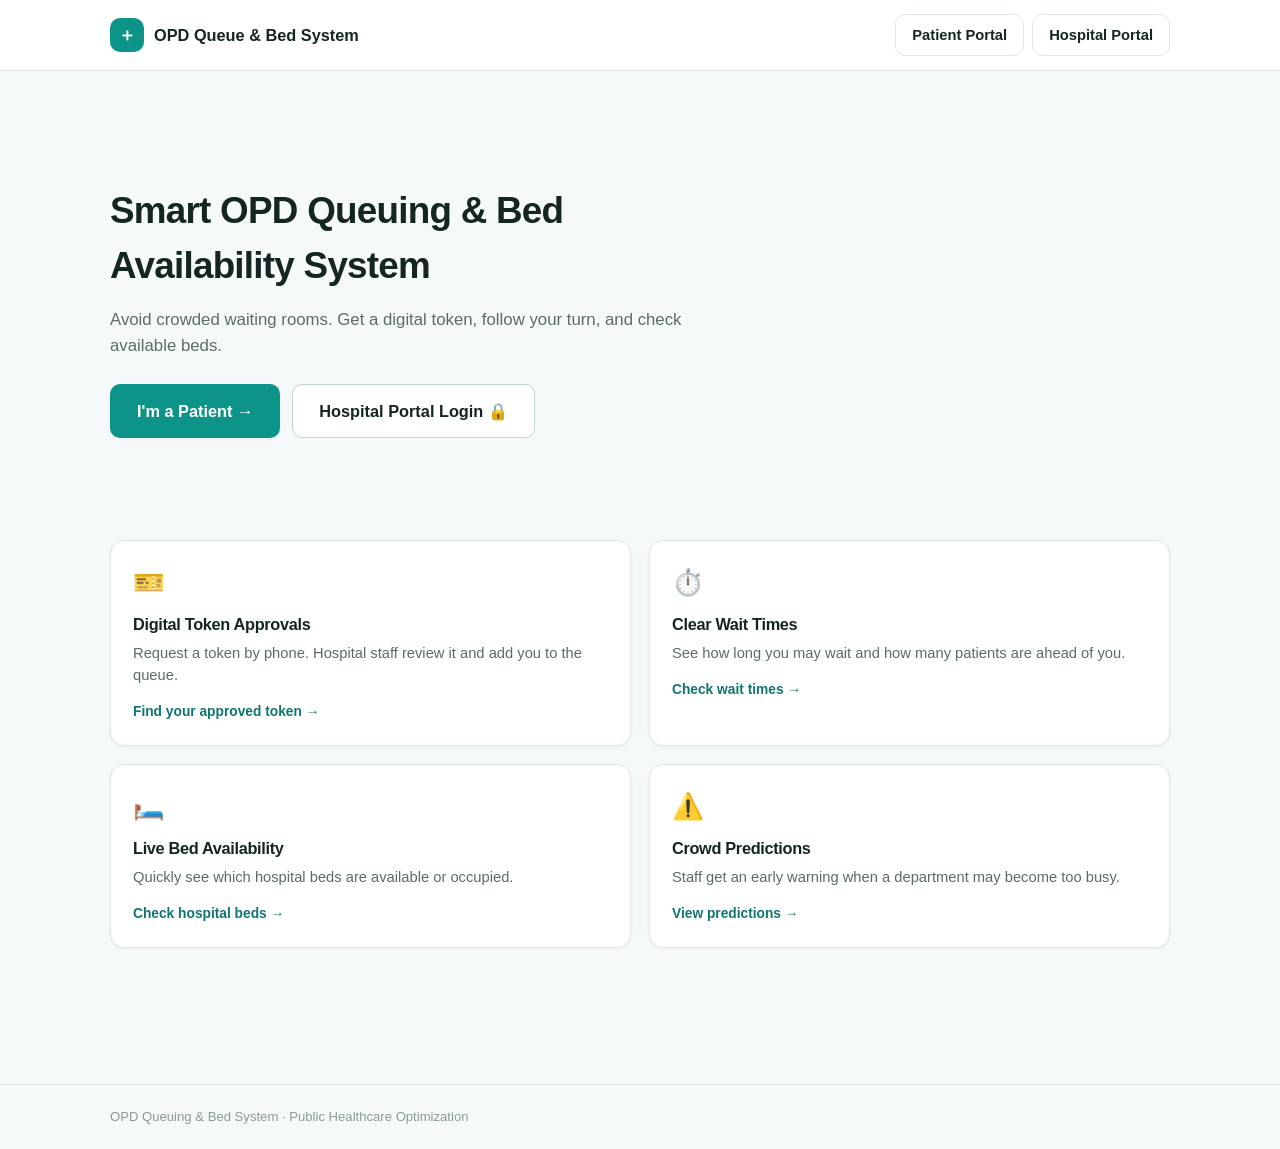
<file: Frontend/index.html>
<!DOCTYPE html>
<html lang="en">
<head>
  <meta charset="UTF-8">
  <meta name="viewport" content="width=device-width, initial-scale=1.0">
  <title>OPD Queue &amp; Bed Availability System</title>
  <link rel="stylesheet" href="./style.css">
</head>
<body>

  <header class="app-header">
    <div class="container header-inner">
      <a href="./index.html" class="logo-btn" style="text-decoration:none;">
        <span class="logo-mark" aria-hidden="true">＋</span>
        <span class="logo-text">OPD Queue &amp; Bed System</span>
      </a>
      <nav class="header-nav" aria-label="Main navigation">
        <a href="./patient.html" class="nav-link" style="text-decoration:none;">Patient Portal</a>
        <a href="./hospital_login.html" class="nav-link" style="text-decoration:none;">Hospital Portal</a>
      </nav>
    </div>
  </header>

  <main>
    <section class="container" style="padding-top: 40px; padding-bottom: 60px;">
      <div class="hero">
        <h1>Smart OPD Queuing &amp; Bed Availability System</h1>
        <p class="hero-sub">
          Avoid crowded waiting rooms. Get a digital token, follow your turn, and check available beds.
        </p>
        <div class="hero-actions">
          <a href="./patient.html" id="patient-entry-btn" class="btn btn-primary btn-lg" style="text-decoration:none;">I'm a Patient →</a>
          <a href="./hospital_login.html" class="btn btn-outline btn-lg" style="text-decoration:none;">Hospital Portal Login 🔒</a>
        </div>
      </div>

      <div class="feature-grid" role="list" style="margin-top: 50px;">
        <a class="feature-card feature-card-link" role="listitem" href="./token_lookup.html">
          <div class="feature-icon" aria-hidden="true">🎫</div>
          <h3>Digital Token Approvals</h3>
          <p>Request a token by phone. Hospital staff review it and add you to the queue.</p>
          <span class="feature-card-cta">Find your approved token →</span>
        </a>
        <a class="feature-card feature-card-link" role="listitem" href="./wait_times.html">
          <div class="feature-icon" aria-hidden="true">⏱️</div>
          <h3>Clear Wait Times</h3>
          <p>See how long you may wait and how many patients are ahead of you.</p>
          <span class="feature-card-cta">Check wait times →</span>
        </a>
        <a class="feature-card feature-card-link" role="listitem" href="./bed_availability.html">
          <div class="feature-icon" aria-hidden="true">🛏️</div>
          <h3>Live Bed Availability</h3>
          <p>Quickly see which hospital beds are available or occupied.</p>
          <span class="feature-card-cta">Check hospital beds →</span>
        </a>
        <a class="feature-card feature-card-link" role="listitem" href="./crowd_predictions.html">
          <div class="feature-icon" aria-hidden="true">⚠️</div>
          <h3>Crowd Predictions</h3>
          <p>Staff get an early warning when a department may become too busy.</p>
          <span class="feature-card-cta">View predictions →</span>
        </a>
      </div>
    </section>
  </main>

  <div id="hospital-finder-modal" class="modal-overlay hidden" role="dialog" aria-modal="true" aria-labelledby="hospital-finder-title">
    <div class="modal hospital-finder-modal">
      <button id="close-hospital-finder" class="modal-close" aria-label="Close hospital finder">✕</button>
      <p class="eyebrow">Find care near you</p>
      <h2 id="hospital-finder-title">Choose a hospital</h2>
      <p class="section-sub">Use your location or search by hospital, landmark, or city.</p>

      <button id="use-location-btn" class="btn btn-primary btn-block" type="button">
        📍 Use my live location
      </button>

      <div class="finder-divider"><span>or search</span></div>

      <div class="field">
        <label for="hospital-search-input">Hospital, landmark, or city</label>
        <input id="hospital-search-input" class="input" type="search" placeholder="Try Salt Lake, Howrah, or a hospital name" autocomplete="off">
      </div>

      <p id="hospital-finder-status" class="finder-status" aria-live="polite">Loading hospitals…</p>
      <div id="hospital-finder-results" class="finder-results"></div>
    </div>
  </div>

  <footer class="app-footer">
    <div class="container">
      <p>OPD Queuing &amp; Bed System · Public Healthcare Optimization</p>
    </div>
  </footer>

  <script src="./script.js"></script>

</body>
</html>
</file>
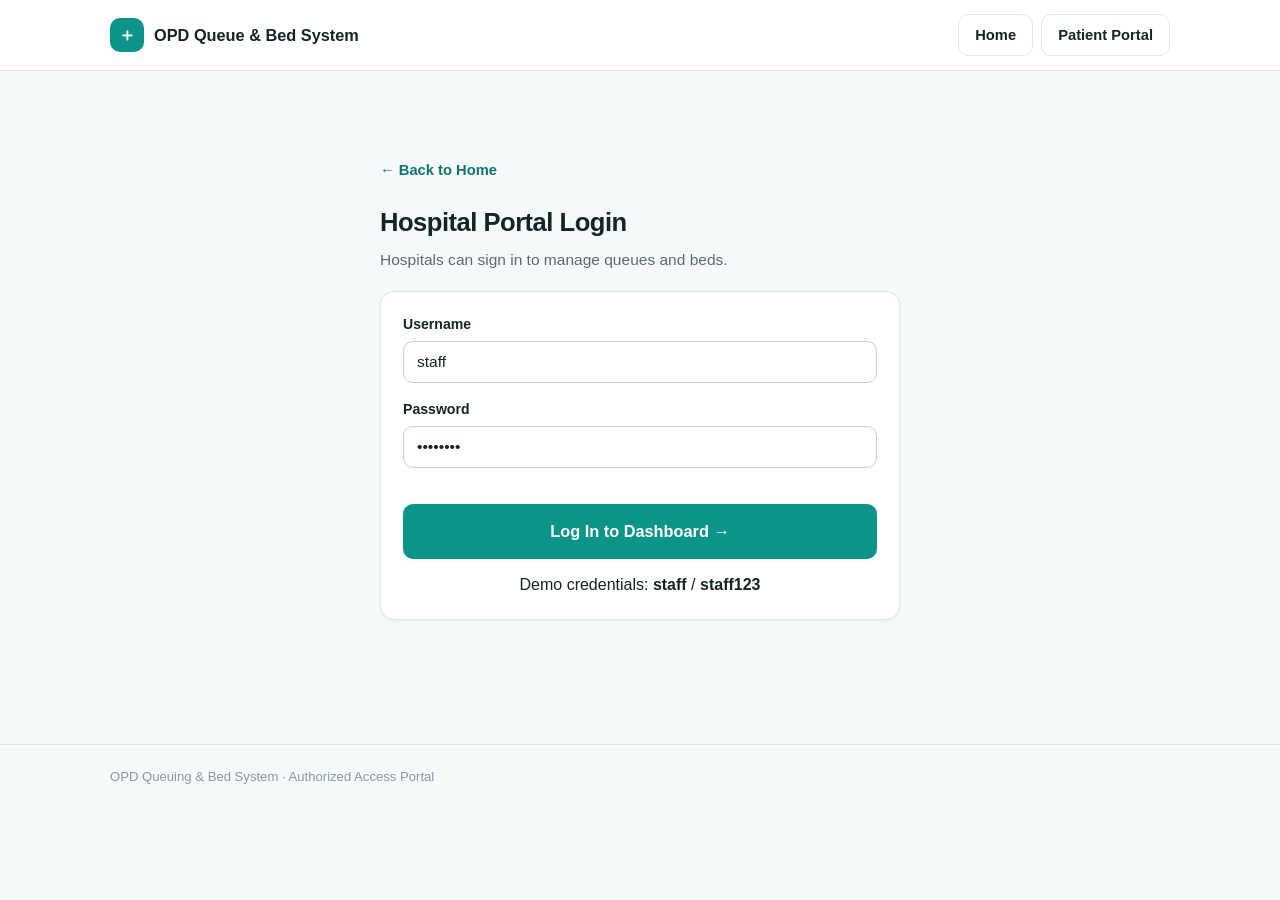
<file: Frontend/hospital_login.html>
<!DOCTYPE html>
<html lang="en">
<head>
  <meta charset="UTF-8">
  <meta name="viewport" content="width=device-width, initial-scale=1.0">
  <title>Hospital Portal Login · OPD Queuing System</title>
  <link rel="stylesheet" href="./style.css">
</head>
<body>

  <!-- Toasts -->
  <div id="toast-container" class="toast-container" aria-live="polite"></div>

  <header class="app-header">
    <div class="container header-inner">
      <a href="./index.html" class="logo-btn" style="text-decoration:none;">
        <span class="logo-mark" aria-hidden="true">＋</span>
        <span class="logo-text">OPD Queue &amp; Bed System</span>
      </a>
      <nav class="header-nav" aria-label="Main navigation">
        <a href="./index.html" class="nav-link" style="text-decoration:none;">Home</a>
        <a href="./patient.html" class="nav-link" style="text-decoration:none;">Patient Portal</a>
      </nav>
    </div>
  </header>

  <main>
    <section class="container narrow" style="padding-top: 50px; padding-bottom: 60px;">
      <a href="./index.html" class="link-back" style="text-decoration:none; display:inline-block; margin-bottom:16px;">← Back to Home</a>
      <h2>Hospital Portal Login</h2>
      <p class="section-sub">Hospitals can sign in to manage queues and beds.</p>

      <form id="hospital-login-form" class="card form-card" novalidate style="margin-top:20px;">
        <div id="hospital-login-error" class="form-error hidden" role="alert" style="margin-bottom:16px;"></div>

        <div class="field">
          <label for="hospital-username">Username</label>
          <input type="text" id="hospital-username" class="input" autocomplete="username" required placeholder="staff" value="staff">
        </div>
        <div class="field">
          <label for="hospital-password">Password</label>
          <input type="password" id="hospital-password" class="input" autocomplete="current-password" required placeholder="••••••••" value="staff123">
        </div>

        <button type="submit" id="hospital-login-btn" class="btn btn-primary btn-block btn-lg" style="margin-top:20px;">
          Log In to Dashboard →
        </button>

        <p class="form-help" style="margin-top:14px; text-align:center;">
          Demo credentials: <strong>staff</strong> / <strong>staff123</strong>
        </p>
      </form>
    </section>
  </main>

  <footer class="app-footer">
    <div class="container">
      <p>OPD Queuing &amp; Bed System · Authorized Access Portal</p>
    </div>
  </footer>

  <script src="./script.js"></script>
</body>
</html>
</file>
<file: Frontend/style.css>
/* =========================================================
   OPD Queue & Bed System — Stylesheet
   ========================================================= */

/* ---------- Reset ---------- */
*, *::before, *::after { box-sizing: border-box; }
html, body, h1, h2, h3, h4, p, ul, ol, li, form, fieldset, figure { margin: 0; padding: 0; }
ul, ol { list-style: none; }
button { font: inherit; }
img { max-width: 100%; display: block; }

/* ---------- Design tokens ---------- */
:root {
  --primary: #0d9488;
  --primary-dark: #0f766e;
  --primary-darker: #115e59;
  --primary-light: #ccfbf1;
  --primary-tint: #f0fdfa;

  --bg: #f6f9f9;
  --surface: #ffffff;
  --surface-sunken: #eef3f3;

  --text: #142524;
  --text-muted: #5c6b6a;
  --text-faint: #8a9998;

  --border: #dfe8e7;
  --border-strong: #c4d2d1;

  --success: #157f3c;
  --success-bg: #e3f6e9;
  --success-border: #b7e4c7;

  --warning: #a4650a;
  --warning-bg: #fdf1dc;
  --warning-border: #f3d59b;

  --danger: #b3261e;
  --danger-bg: #fce8e6;
  --danger-border: #f3bcb8;

  --muted: #5d6a72;
  --muted-bg: #eaedf0;
  --muted-border: #d3d9de;

  --radius-lg: 18px;
  --radius: 14px;
  --radius-sm: 10px;
  --radius-xs: 6px;

  --shadow-sm: 0 1px 3px rgba(16, 40, 38, 0.06);
  --shadow-md: 0 6px 20px rgba(16, 40, 38, 0.08);
  --shadow-lg: 0 16px 40px rgba(16, 40, 38, 0.14);

  --transition: 160ms ease;
  --font-body: -apple-system, BlinkMacSystemFont, "Segoe UI", Roboto, Helvetica, Arial, sans-serif;
  --font-display: -apple-system, BlinkMacSystemFont, "Segoe UI", Roboto, Helvetica, Arial, sans-serif;
  --font-mono: "SF Mono", "SFMono-Regular", "Roboto Mono", Consolas, "Courier New", monospace;
}

@media (prefers-reduced-motion: reduce) {
  *, *::before, *::after { animation-duration: 0.001ms !important; animation-iteration-count: 1 !important; transition-duration: 0.001ms !important; }
}

/* ---------- Base ---------- */
html { scroll-behavior: smooth; }
body {
  font-family: var(--font-body);
  background: var(--bg);
  color: var(--text);
  line-height: 1.5;
  -webkit-font-smoothing: antialiased;
}

:focus-visible {
  outline: 3px solid var(--primary-dark);
  outline-offset: 2px;
  border-radius: var(--radius-xs);
}

.container { max-width: 1100px; margin: 0 auto; padding: 0 20px; }
.container.narrow { max-width: 560px; }

main { min-height: 70vh; padding: 32px 0 64px; }

h1, h2, h3, h4 { font-family: var(--font-display); font-weight: 800; letter-spacing: -0.02em; color: var(--text); }
h2 { font-size: 1.6rem; margin-bottom: 6px; }
h3 { font-size: 1.15rem; margin-bottom: 12px; }
.section-heading { margin-top: 36px; }
.section-sub { color: var(--text-muted); margin-bottom: 20px; font-size: 0.97rem; }
.hint-text { color: var(--text-faint); font-size: 0.85rem; margin-top: 14px; text-align: center; }

/* ---------- Views (JS router) ---------- */
.view { display: none; animation: fadeIn 220ms ease; }
.view.active { display: block; }
@keyframes fadeIn { from { opacity: 0; transform: translateY(6px); } to { opacity: 1; transform: translateY(0); } }

/* ---------- Header ---------- */
.app-header {
  background: var(--surface);
  border-bottom: 1px solid var(--border);
  position: sticky; top: 0; z-index: 40;
}
.header-inner { display: flex; align-items: center; justify-content: space-between; padding: 14px 20px; gap: 12px; flex-wrap: wrap; }
.logo-btn {
  display: flex; align-items: center; gap: 10px;
  background: none; border: none; cursor: pointer; color: var(--text);
  font-weight: 800; font-size: 1.02rem;
}
.logo-mark {
  display: inline-flex; align-items: center; justify-content: center;
  width: 34px; height: 34px; border-radius: 10px;
  background: var(--primary); color: #fff; font-size: 1.1rem; font-weight: 900;
}
.header-nav { display: flex; gap: 8px; }
.nav-link {
  background: none; border: 1px solid var(--border); color: var(--text);
  padding: 9px 16px; border-radius: var(--radius-sm); cursor: pointer;
  transition: var(--transition); font-weight: 600; font-size: 0.92rem;
}
.nav-link:hover { border-color: var(--primary); color: var(--primary-dark); background: var(--primary-tint); }

.link-back {
  background: none; border: none; color: var(--primary-dark); font-weight: 700;
  cursor: pointer; padding: 6px 0; margin-bottom: 14px; font-size: 0.92rem;
}
.link-back:hover { text-decoration: underline; }

/* ---------- Hero ---------- */
.hero { padding: 40px 0 8px; max-width: 640px; }
.eyebrow { text-transform: uppercase; letter-spacing: 0.12em; font-size: 0.75rem; font-weight: 700; color: var(--primary-dark); margin-bottom: 10px; }
.hero h1 { font-size: 2.3rem; margin-bottom: 14px; }
.hero-sub { color: var(--text-muted); font-size: 1.05rem; margin-bottom: 26px; }
.hero-actions { display: flex; gap: 12px; flex-wrap: wrap; margin-bottom: 44px; }

.feature-grid { display: grid; grid-template-columns: repeat(2, 1fr); gap: 18px; padding-bottom: 12px; }
.feature-card {
  background: var(--surface); border: 1px solid var(--border); border-radius: var(--radius);
  padding: 22px; box-shadow: var(--shadow-sm); transition: transform var(--transition), box-shadow var(--transition);
}
.feature-card:hover { transform: translateY(-3px); box-shadow: var(--shadow-md); }
.feature-icon { font-size: 1.6rem; margin-bottom: 10px; }
.feature-card h3 { font-size: 1.02rem; margin-bottom: 6px; }
.feature-card p { color: var(--text-muted); font-size: 0.92rem; }
.feature-action { margin-top: 16px; text-decoration: none; }
.feature-card-link { color: var(--text); text-decoration: none; cursor: pointer; }
.feature-card-link:hover { border-color: var(--primary); }
.feature-card-cta { display: inline-block; margin-top: 16px; color: var(--primary-dark); font-size: 0.86rem; font-weight: 800; }

/* ---------- Public hospital insight pages ---------- */
.insight-page { padding-top: 12px; }
.insight-hero { display: grid; grid-template-columns: auto minmax(0, 720px); gap: 20px; align-items: start; padding: 18px 0 30px; }
.insight-hero-icon { width: 64px; height: 64px; display: grid; place-items: center; border-radius: 20px; background: var(--primary-light); font-size: 2rem; box-shadow: var(--shadow-sm); }
.insight-hero h1 { font-size: clamp(2rem, 5vw, 3rem); margin-bottom: 10px; }
.insight-hero p:last-child { color: var(--text-muted); font-size: 1rem; max-width: 680px; }
.insight-search { padding: 24px; }
.insight-search-row { display: grid; grid-template-columns: minmax(0, 1fr) auto; gap: 12px; align-items: end; max-width: 760px; }
.insight-search-row .field { margin: 0; }
.insight-hospital-grid { display: grid; grid-template-columns: repeat(2, minmax(0, 1fr)); gap: 10px; }
.insight-hospital-option { width: 100%; border: 1px solid var(--border); border-radius: var(--radius-sm); padding: 14px; background: var(--surface); color: var(--text); cursor: pointer; display: flex; justify-content: space-between; align-items: center; gap: 14px; text-align: left; transition: var(--transition); }
.insight-hospital-option:hover, .insight-hospital-option.is-selected { border-color: var(--primary); background: var(--primary-tint); transform: translateY(-1px); }
.insight-hospital-option.is-selected { box-shadow: 0 0 0 2px var(--primary-light); }
.insight-option-main { display: flex; flex-direction: column; gap: 4px; min-width: 0; }
.insight-option-main strong { font-size: 0.92rem; }
.insight-option-main small { color: var(--text-muted); font-size: 0.76rem; }
.insight-option-meta { flex: 0 0 auto; text-align: right; color: var(--text-muted); font-size: 0.72rem; }
.insight-option-meta b { color: var(--primary-dark); font-size: 0.76rem; }
.insight-output { scroll-margin-top: 86px; padding-top: 34px; }
.insight-output-head { display: flex; justify-content: space-between; align-items: end; gap: 18px; margin-bottom: 18px; }
.insight-output-head h2 { font-size: 1.7rem; }
.insight-location { color: var(--text-muted); font-size: 0.9rem; }
.insight-stat-grid { display: grid; grid-template-columns: repeat(auto-fit, minmax(180px, 1fr)); gap: 14px; margin-bottom: 24px; }
.insight-stat-card { padding: 19px; border: 1px solid var(--border); border-radius: var(--radius); background: var(--surface); box-shadow: var(--shadow-sm); }
.insight-stat-value { display: block; color: var(--primary-dark); font-family: var(--font-mono); font-size: clamp(1.35rem, 3vw, 1.85rem); font-weight: 900; }
.insight-stat-label { display: block; color: var(--text-muted); font-size: 0.78rem; margin-top: 4px; }
.insight-stat-card.tone-success .insight-stat-value { color: var(--success); }
.insight-stat-card.tone-warning .insight-stat-value { color: var(--warning); }
.insight-stat-card.tone-danger .insight-stat-value { color: var(--danger); }
.insight-section-heading { display: flex; justify-content: space-between; align-items: end; margin: 28px 0 14px; }
.insight-section-heading p { color: var(--text-muted); font-size: 0.88rem; }
.insight-detail-grid { display: grid; grid-template-columns: repeat(2, minmax(0, 1fr)); gap: 14px; }
.insight-detail-card { background: var(--surface); border: 1px solid var(--border); border-left: 4px solid var(--primary); border-radius: var(--radius); padding: 19px; box-shadow: var(--shadow-sm); }
.insight-detail-card.tone-success { border-left-color: var(--success); }
.insight-detail-card.tone-warning { border-left-color: var(--warning); }
.insight-detail-card.tone-danger { border-left-color: var(--danger); }
.insight-card-top { display: flex; justify-content: space-between; align-items: start; gap: 14px; }
.insight-card-top h3 { margin-bottom: 7px; }
.wait-prediction { color: var(--primary-dark); font-family: var(--font-mono); font-size: 1.5rem; white-space: nowrap; }
.prediction-meter { height: 7px; border-radius: 999px; overflow: hidden; background: var(--surface-sunken); margin: 16px 0; }
.prediction-meter span { display: block; height: 100%; background: var(--primary); border-radius: inherit; }
.tone-warning .prediction-meter span { background: var(--warning); }
.tone-danger .prediction-meter span { background: var(--danger); }
.insight-facts { display: grid; grid-template-columns: repeat(3, 1fr); gap: 10px; }
.insight-facts dt { color: var(--text-faint); font-size: 0.7rem; text-transform: uppercase; letter-spacing: 0.05em; }
.insight-facts dd { margin: 2px 0 0; font-size: 0.82rem; font-weight: 700; }
.insight-empty-data { text-align: center; padding: 42px 24px; color: var(--text-muted); }
.insight-empty-data.compact { padding: 26px 22px; }
.insight-empty-data h3 { color: var(--text); margin: 8px 0; }
.capacity-outlook { display: grid; grid-template-columns: auto 1fr; gap: 16px; align-items: center; padding: 20px; border: 1px solid var(--border); border-left: 5px solid var(--muted); border-radius: var(--radius); background: var(--surface); }
.capacity-outlook.tone-success { border-left-color: var(--success); }
.capacity-outlook.tone-warning { border-left-color: var(--warning); }
.capacity-outlook.tone-danger { border-left-color: var(--danger); }
.capacity-outlook-icon { width: 44px; height: 44px; display: grid; place-items: center; border-radius: 50%; background: var(--surface-sunken); font-size: 1.25rem; font-weight: 900; }
.capacity-outlook h3 { margin-bottom: 4px; }
.capacity-outlook p:last-child { color: var(--text-muted); font-size: 0.88rem; }
.bed-capacity-bar { height: 18px; background: var(--success-bg); border-radius: 999px; overflow: hidden; margin-top: 20px; }
.bed-capacity-used { display: block; height: 100%; background: var(--danger); }
.bed-capacity-legend { display: flex; flex-wrap: wrap; gap: 16px; color: var(--text-muted); font-size: 0.8rem; margin: 8px 0 20px; }
.public-bed-grid { display: grid; grid-template-columns: repeat(auto-fill, minmax(150px, 1fr)); gap: 12px; }
.public-bed-card { display: flex; flex-direction: column; gap: 9px; padding: 15px; border: 1px solid var(--border); border-radius: var(--radius-sm); background: var(--surface); }
.public-bed-card small { color: var(--text-muted); }
.public-bed-card.bed-available { border-color: var(--success-border); background: var(--success-bg); }
.public-bed-card.bed-occupied { border-color: var(--danger-border); background: var(--danger-bg); }
.public-bed-card.bed-cleaning { border-color: var(--warning-border); background: var(--warning-bg); }
.public-bed-card.bed-maintenance { border-color: var(--muted-border); background: var(--muted-bg); }
.public-alert-list { display: flex; flex-direction: column; gap: 12px; }
.public-alert-card { display: grid; grid-template-columns: auto 1fr; gap: 14px; border: 1px solid var(--border); border-left: 5px solid var(--success); border-radius: var(--radius); padding: 18px; background: var(--surface); box-shadow: var(--shadow-sm); }
.public-alert-card.alert-warning { border-left-color: var(--warning); }
.public-alert-card.alert-critical { border-left-color: var(--danger); }
.public-alert-icon { width: 38px; height: 38px; display: grid; place-items: center; border-radius: 50%; background: var(--surface-sunken); font-weight: 900; }
.public-alert-copy p { color: var(--text-muted); font-size: 0.88rem; margin: 10px 0 6px; }
.public-alert-copy small { color: var(--text-faint); font-size: 0.76rem; }

/* ---------- Buttons ---------- */
.btn {
  display: inline-flex; align-items: center; justify-content: center; gap: 8px;
  border-radius: var(--radius-sm); border: 1px solid transparent;
  padding: 11px 20px; font-weight: 700; font-size: 0.95rem; cursor: pointer;
  transition: transform 100ms ease, box-shadow var(--transition), background var(--transition), border-color var(--transition), opacity var(--transition);
  min-height: 46px;
}
.btn:active { transform: scale(0.98); }
.btn:disabled { opacity: 0.55; cursor: not-allowed; transform: none; }
.btn-primary { background: var(--primary); color: #fff; box-shadow: var(--shadow-sm); }
.btn-primary:hover:not(:disabled) { background: var(--primary-dark); box-shadow: var(--shadow-md); }
.btn-outline { background: var(--surface); color: var(--text); border-color: var(--border-strong); }
.btn-outline:hover:not(:disabled) { border-color: var(--primary); color: var(--primary-dark); }
.btn-danger { background: var(--danger); color: #fff; }
.btn-danger:hover:not(:disabled) { background: #8f1e17; }
.btn-ghost { background: none; border-color: transparent; color: var(--text-muted); }
.btn-ghost:hover:not(:disabled) { background: var(--surface-sunken); }
.btn-sm { padding: 7px 14px; font-size: 0.85rem; min-height: 36px; }
.btn-lg { padding: 14px 26px; font-size: 1.02rem; min-height: 52px; }
.btn-block { width: 100%; }

.btn-spinner {
  width: 16px; height: 16px; border-radius: 50%;
  border: 2.5px solid rgba(255,255,255,0.5); border-top-color: #fff;
  animation: spin 700ms linear infinite;
}
.btn-outline .btn-spinner { border-color: rgba(15,118,110,0.25); border-top-color: var(--primary-dark); }

/* ---------- Cards / grids ---------- */
.card {
  background: var(--surface); border: 1px solid var(--border); border-radius: var(--radius);
  padding: 22px; box-shadow: var(--shadow-sm);
}
.grid { display: grid; gap: 18px; }
.hospital-grid { grid-template-columns: repeat(auto-fill, minmax(280px, 1fr)); }
.department-grid { grid-template-columns: repeat(auto-fill, minmax(260px, 1fr)); }

.hospital-card, .department-card {
  background: var(--surface); border: 1px solid var(--border); border-radius: var(--radius);
  padding: 20px; box-shadow: var(--shadow-sm); transition: transform var(--transition), box-shadow var(--transition);
  display: flex; flex-direction: column; gap: 10px;
}
.hospital-card:hover, .department-card:hover { transform: translateY(-2px); box-shadow: var(--shadow-md); }
.hospital-card h3, .department-card h3 { font-size: 1.05rem; margin-bottom: 0; }
.hospital-card .location { color: var(--text-muted); font-size: 0.88rem; }
.stat-row { display: flex; gap: 14px; flex-wrap: wrap; font-size: 0.88rem; color: var(--text-muted); }
.stat-row strong { color: var(--text); font-family: var(--font-mono); font-weight: 700; }

.hospital-detail-header { margin-bottom: 10px; }
.hospital-detail-header h2 { margin-bottom: 4px; }
.hospital-detail-header .location { color: var(--text-muted); margin-bottom: 12px; }
.hospital-summary-row { display: flex; gap: 22px; flex-wrap: wrap; padding: 16px 0; border-top: 1px solid var(--border); border-bottom: 1px solid var(--border); margin-bottom: 6px; }
.summary-stat .num { font-family: var(--font-mono); font-size: 1.35rem; font-weight: 800; color: var(--primary-dark); display: block; }
.summary-stat .lbl { font-size: 0.82rem; color: var(--text-muted); }

/* ---------- Forms ---------- */
.form-card { max-width: 100%; }
.field { display: flex; flex-direction: column; gap: 6px; margin-bottom: 16px; }
.field-row { display: grid; grid-template-columns: 1fr 1fr; gap: 14px; }
.field-row .field { margin-bottom: 0; }
label { font-size: 0.88rem; font-weight: 700; color: var(--text); }
.input {
  border: 1.5px solid var(--border-strong); border-radius: var(--radius-sm);
  padding: 11px 13px; font-size: 0.97rem; background: var(--surface); color: var(--text);
  transition: border-color var(--transition), box-shadow var(--transition); width: 100%;
}
.input:focus { border-color: var(--primary); box-shadow: 0 0 0 3px var(--primary-light); outline: none; }
.input.invalid { border-color: var(--danger); }
select.input { appearance: auto; }
.form-error {
  background: var(--danger-bg); border: 1px solid var(--danger-border); color: var(--danger);
  padding: 10px 14px; border-radius: var(--radius-sm); font-size: 0.88rem; margin-bottom: 14px; font-weight: 600;
}
.select-bar { margin-bottom: 22px; max-width: 520px; }
.select-bar.field-row { max-width: 640px; }

/* ---------- Token board (signature LED-style display) ---------- */
.token-board {
  background: linear-gradient(160deg, var(--primary-darker), var(--primary-dark));
  color: #f0fdfa; border-radius: var(--radius-lg); padding: 30px 26px;
  box-shadow: var(--shadow-lg); margin: 18px 0 26px; text-align: center;
}
.token-board .tb-label { text-transform: uppercase; letter-spacing: 0.14em; font-size: 0.72rem; opacity: 0.75; font-weight: 700; margin-bottom: 8px; }
.token-board .tb-number {
  font-family: var(--font-mono); font-size: 3.1rem; font-weight: 800; letter-spacing: 0.04em;
  font-variant-numeric: tabular-nums; margin-bottom: 4px;
}
.token-board .tb-dept { font-size: 1rem; opacity: 0.9; margin-bottom: 18px; }
.token-board .tb-meta { display: flex; justify-content: center; gap: 28px; flex-wrap: wrap; padding-top: 16px; border-top: 1px dashed rgba(255,255,255,0.25); }
.token-board .tb-meta .m-num { font-family: var(--font-mono); font-size: 1.4rem; font-weight: 800; display: block; }
.token-board .tb-meta .m-lbl { font-size: 0.76rem; opacity: 0.8; }
.token-board .tb-qr {
  width: 84px; height: 84px; border: 2px dashed rgba(255,255,255,0.5); border-radius: var(--radius-sm);
  margin: 18px auto 0; display: flex; align-items: center; justify-content: center;
  font-size: 0.62rem; letter-spacing: 0.05em; opacity: 0.8; text-align: center; padding: 6px;
}
.result-actions { display: flex; flex-direction: column; gap: 10px; }

/* Compact "now serving" placard used in queue mgmt / trackers */
.now-serving-panel {
  background: var(--surface); border: 1px solid var(--border); border-radius: var(--radius);
  padding: 20px; box-shadow: var(--shadow-sm); margin-bottom: 8px;
}
.ns-empty { color: var(--text-muted); font-size: 0.94rem; }
.ns-head { display: flex; align-items: center; justify-content: space-between; gap: 14px; flex-wrap: wrap; margin-bottom: 14px; }
.ns-token {
  font-family: var(--font-mono); font-weight: 800; font-size: 2rem; color: var(--primary-darker);
  background: var(--primary-tint); border: 1px solid var(--primary-light); border-radius: var(--radius-sm);
  padding: 8px 18px;
}
.ns-info { color: var(--text-muted); font-size: 0.9rem; }
.ns-info strong { color: var(--text); }
.ns-actions { display: flex; gap: 10px; flex-wrap: wrap; }

/* ---------- Queue trail (signature element) ---------- */
.queue-trail { display: flex; align-items: center; gap: 8px; overflow-x: auto; padding: 14px 2px 8px; }
.trail-pill {
  flex: 0 0 auto; min-width: 46px; height: 40px; border-radius: 12px;
  display: flex; align-items: center; justify-content: center; font-family: var(--font-mono);
  font-weight: 700; font-size: 0.82rem; background: var(--surface-sunken); color: var(--text-muted);
  border: 1.5px solid var(--border); position: relative; padding: 0 8px;
}
.trail-pill.is-current { background: var(--warning-bg); border-color: var(--warning-border); color: var(--warning); box-shadow: 0 0 0 3px rgba(164,101,10,0.12); }
.trail-pill.is-me { background: var(--primary); color: #fff; border-color: var(--primary-dark); }
.trail-pill.is-me::after {
  content: "YOU"; position: absolute; top: -18px; left: 50%; transform: translateX(-50%);
  font-size: 0.6rem; letter-spacing: 0.06em; color: var(--primary-dark); font-weight: 800;
}
.trail-arrow { color: var(--text-faint); flex: 0 0 auto; }
.trail-empty { color: var(--text-faint); font-size: 0.85rem; padding: 8px 0; }

/* pulse for the "current/called" pill */
.trail-pill.is-current { animation: pulseRing 1.6s ease-in-out infinite; }
@keyframes pulseRing {
  0%, 100% { box-shadow: 0 0 0 3px rgba(164,101,10,0.12); }
  50% { box-shadow: 0 0 0 6px rgba(164,101,10,0.05); }
}

/* ---------- Live tracker ---------- */
.tracker-status { text-align: center; padding: 6px 0 20px; }
.tracker-status .status-big { font-size: 1.3rem; font-weight: 800; margin-bottom: 4px; }
.tracker-grid { display: grid; grid-template-columns: 1fr 1fr; gap: 14px; margin: 18px 0; }
.tracker-metric { background: var(--surface); border: 1px solid var(--border); border-radius: var(--radius); padding: 18px; text-align: center; box-shadow: var(--shadow-sm); }
.tracker-metric .num { font-family: var(--font-mono); font-size: 1.8rem; font-weight: 800; color: var(--primary-dark); display: block; }
.tracker-metric .lbl { font-size: 0.82rem; color: var(--text-muted); margin-top: 2px; }
.empty-state { text-align: center; padding: 50px 20px; color: var(--text-muted); }
.empty-state .empty-icon { font-size: 2rem; margin-bottom: 10px; }

/* ---------- Badges ---------- */
.badge {
  display: inline-flex; align-items: center; gap: 6px; font-size: 0.76rem; font-weight: 700;
  padding: 4px 10px; border-radius: 999px; border: 1px solid transparent; white-space: nowrap;
  text-transform: uppercase; letter-spacing: 0.03em;
}
.badge::before { content: ""; width: 7px; height: 7px; border-radius: 50%; background: currentColor; flex: 0 0 auto; }
.badge-pending_approval { background: var(--warning-bg); color: var(--warning); border-color: var(--warning-border); }
.badge-on_hold { background: var(--muted-bg); color: var(--muted); border-color: var(--muted-border); }
.badge-rejected { background: var(--danger-bg); color: var(--danger); border-color: var(--danger-border); }
.badge-waiting { background: var(--muted-bg); color: var(--muted); border-color: var(--muted-border); }
.badge-called { background: var(--warning-bg); color: var(--warning); border-color: var(--warning-border); }
.badge-completed { background: var(--success-bg); color: var(--success); border-color: var(--success-border); }
.badge-skipped { background: var(--muted-bg); color: var(--muted); border-color: var(--muted-border); }
.badge-noshow { background: var(--danger-bg); color: var(--danger); border-color: var(--danger-border); }
.badge-available { background: var(--success-bg); color: var(--success); border-color: var(--success-border); }
.badge-occupied { background: var(--danger-bg); color: var(--danger); border-color: var(--danger-border); }
.badge-cleaning { background: var(--warning-bg); color: var(--warning); border-color: var(--warning-border); }
.badge-maintenance { background: var(--muted-bg); color: var(--muted); border-color: var(--muted-border); }

/* ---------- Token list (reception / queue mgmt) ---------- */
.token-list { display: flex; flex-direction: column; gap: 10px; max-height: 480px; overflow-y: auto; padding-right: 2px; }
.token-list.muted-list { opacity: 0.85; }
.token-row {
  display: flex; align-items: center; justify-content: space-between; gap: 12px;
  background: var(--surface); border: 1px solid var(--border); border-radius: var(--radius-sm);
  padding: 12px 14px; flex-wrap: wrap;
}
.token-row .tr-left { display: flex; align-items: center; gap: 12px; flex-wrap: wrap; }
.token-row .tr-num { font-family: var(--font-mono); font-weight: 800; color: var(--primary-dark); font-size: 1rem; min-width: 52px; }
.token-row .tr-name { font-weight: 600; }
.token-row .tr-meta { color: var(--text-muted); font-size: 0.82rem; }
.token-row .tr-actions { display: flex; gap: 8px; flex-wrap: wrap; }
.empty-row { color: var(--text-faint); font-size: 0.9rem; padding: 14px 2px; text-align: center; }

/* ---------- Dashboard layout ---------- */
.dashboard-topbar { display: flex; align-items: center; justify-content: space-between; margin-bottom: 18px; flex-wrap: wrap; gap: 12px; }
.dashboard-layout { display: grid; grid-template-columns: 210px 1fr; gap: 22px; align-items: start; }
.dashboard-tabs { display: flex; flex-direction: column; gap: 6px; background: var(--surface); border: 1px solid var(--border); border-radius: var(--radius); padding: 10px; position: sticky; top: 84px; }
.tab-btn {
  text-align: left; background: none; border: none; padding: 11px 12px; border-radius: var(--radius-sm);
  cursor: pointer; font-weight: 600; color: var(--text-muted); font-size: 0.92rem; transition: var(--transition);
}
.tab-btn:hover { background: var(--surface-sunken); color: var(--text); }
.tab-btn.active { background: var(--primary-tint); color: var(--primary-darker); }
.dashboard-content { min-width: 0; }
.staff-tab { display: none; }
.staff-tab.active { display: block; animation: fadeIn 200ms ease; }

.two-col { display: grid; grid-template-columns: 1fr 1fr; gap: 20px; align-items: start; }

/* ---------- Bed grid ---------- */
.legend { display: flex; gap: 18px; flex-wrap: wrap; margin-bottom: 16px; font-size: 0.85rem; color: var(--text-muted); }
.legend-item { display: flex; align-items: center; gap: 6px; }
.dot { width: 10px; height: 10px; border-radius: 50%; display: inline-block; }
.dot-available { background: var(--success); }
.dot-occupied { background: var(--danger); }
.dot-cleaning { background: var(--warning); }
.dot-maintenance { background: var(--muted); }

.bed-grid { display: grid; grid-template-columns: repeat(auto-fill, minmax(140px, 1fr)); gap: 14px; }
.bed-card {
  border-radius: var(--radius); padding: 16px 14px; cursor: pointer; text-align: left;
  border: 1.5px solid var(--border); background: var(--surface); transition: transform var(--transition), box-shadow var(--transition);
  display: flex; flex-direction: column; gap: 8px;
}
.bed-card:hover { transform: translateY(-2px); box-shadow: var(--shadow-md); }
.bed-card .bed-num { font-family: var(--font-mono); font-weight: 800; font-size: 1.1rem; }
.bed-card .bed-patient { font-size: 0.8rem; color: var(--text-muted); }
.bed-card.bed-available { background: var(--success-bg); border-color: var(--success-border); }
.bed-card.bed-occupied { background: var(--danger-bg); border-color: var(--danger-border); }
.bed-card.bed-cleaning { background: var(--warning-bg); border-color: var(--warning-border); }
.bed-card.bed-maintenance { background: var(--muted-bg); border-color: var(--muted-border); }

/* ---------- Admin stats ---------- */
.stat-cards { display: grid; grid-template-columns: repeat(auto-fit, minmax(200px, 1fr)); gap: 16px; margin-bottom: 22px; }
.stat-card { background: var(--surface); border: 1px solid var(--border); border-radius: var(--radius); padding: 20px; box-shadow: var(--shadow-sm); }
.stat-card .sc-num { font-family: var(--font-mono); font-size: 1.9rem; font-weight: 800; color: var(--primary-dark); display: block; }
.stat-card .sc-lbl { color: var(--text-muted); font-size: 0.86rem; margin-top: 4px; }
.bed-bar-wrap { background: var(--surface); border: 1px solid var(--border); border-radius: var(--radius); padding: 20px; }
.bed-bar-track { height: 18px; border-radius: 999px; background: var(--muted-bg); overflow: hidden; display: flex; margin: 10px 0; }
.bed-bar-fill { background: var(--danger); height: 100%; }
.bed-bar-legend { display: flex; justify-content: space-between; font-size: 0.85rem; color: var(--text-muted); }

/* ---------- Toasts ---------- */
.toast-container { position: fixed; bottom: 18px; right: 18px; z-index: 200; display: flex; flex-direction: column; gap: 10px; max-width: 340px; }
.toast {
  background: var(--surface); border-left: 4px solid var(--primary); border-radius: var(--radius-sm);
  padding: 13px 16px; box-shadow: var(--shadow-lg); font-size: 0.9rem; font-weight: 600;
  animation: toastIn 220ms ease;
}
.toast.toast-success { border-left-color: var(--success); }
.toast.toast-error { border-left-color: var(--danger); }
.toast.toast-info { border-left-color: var(--primary); }
@keyframes toastIn { from { opacity: 0; transform: translateX(16px); } to { opacity: 1; transform: translateX(0); } }

/* ---------- Loading overlay & spinner ---------- */
.loading-overlay {
  position: fixed; inset: 0; background: rgba(20, 37, 36, 0.45); backdrop-filter: blur(1px);
  display: flex; flex-direction: column; align-items: center; justify-content: center; gap: 14px; z-index: 300;
}
.loading-overlay.hidden { display: none; }
.spinner { width: 42px; height: 42px; border-radius: 50%; border: 4px solid rgba(255,255,255,0.35); border-top-color: #fff; animation: spin 750ms linear infinite; }
#loading-text { color: #fff; font-weight: 700; }
@keyframes spin { to { transform: rotate(360deg); } }

/* ---------- Modals ---------- */
.modal-overlay {
  position: fixed; inset: 0; background: rgba(20, 37, 36, 0.5); display: flex; align-items: center;
  justify-content: center; z-index: 250; padding: 20px;
}
.modal-overlay.hidden { display: none; }
.modal {
  background: var(--surface); border-radius: var(--radius-lg); padding: 26px; width: 100%; max-width: 420px;
  box-shadow: var(--shadow-lg); position: relative; animation: modalIn 200ms ease;
}
.modal-sm { max-width: 360px; }
.hospital-finder-modal { max-width: 680px; max-height: min(760px, 90vh); overflow-y: auto; }
@keyframes modalIn { from { opacity: 0; transform: scale(0.96) translateY(8px); } to { opacity: 1; transform: scale(1) translateY(0); } }
.modal-close { position: absolute; top: 14px; right: 14px; background: none; border: none; font-size: 1.1rem; cursor: pointer; color: var(--text-muted); padding: 4px 8px; border-radius: var(--radius-xs); }
.modal-close:hover { background: var(--surface-sunken); }
.modal-actions { display: flex; flex-direction: column; gap: 10px; margin-top: 18px; }

/* ---------- Hospital finder ---------- */
.finder-divider { display: flex; align-items: center; gap: 12px; color: var(--text-faint); font-size: 0.8rem; margin: 18px 0; text-transform: uppercase; letter-spacing: 0.08em; }
.finder-divider::before, .finder-divider::after { content: ""; height: 1px; background: var(--border); flex: 1; }
.finder-status, .search-summary { color: var(--text-muted); font-size: 0.88rem; margin: 12px 0; }
.finder-results { display: flex; flex-direction: column; gap: 10px; }
.finder-hospital {
  display: flex; align-items: center; justify-content: space-between; gap: 14px;
  border: 1px solid var(--border); border-radius: var(--radius-sm); padding: 14px;
  color: var(--text); text-decoration: none; background: var(--surface); transition: var(--transition);
}
.finder-hospital:hover { border-color: var(--primary); background: var(--primary-tint); transform: translateY(-1px); }
.finder-hospital h3 { font-size: 0.98rem; margin: 0 0 3px; }
.finder-hospital p { color: var(--text-muted); font-size: 0.83rem; }
.finder-hospital-meta { text-align: right; color: var(--primary-dark); font-size: 0.78rem; font-weight: 700; white-space: nowrap; }
.hospital-search-card { max-width: 680px; padding: 16px; margin-top: 18px; }
.field-help { color: var(--text-faint); font-size: 0.8rem; }

/* ---------- Digital token lookup ---------- */
.token-approval-steps { display: grid; grid-template-columns: repeat(3, 1fr); gap: 12px; margin: 6px 0 24px; }
.token-approval-steps > div { position: relative; display: grid; grid-template-columns: auto 1fr; column-gap: 10px; align-items: center; padding: 15px; border: 1px solid var(--border); border-radius: var(--radius); background: var(--surface); box-shadow: var(--shadow-sm); }
.token-approval-steps span { grid-row: 1 / 3; width: 34px; height: 34px; display: grid; place-items: center; border-radius: 50%; background: var(--primary); color: #fff; font-family: var(--font-mono); font-weight: 900; }
.token-approval-steps strong { font-size: 0.9rem; }
.token-approval-steps small { color: var(--text-muted); font-size: 0.74rem; }
.token-lookup-layout { display: grid; grid-template-columns: minmax(280px, 0.85fr) minmax(320px, 1.15fr); gap: 22px; align-items: start; }
.token-copy { background: var(--surface); border: 1px solid var(--border); border-radius: var(--radius-lg); box-shadow: var(--shadow-md); overflow: hidden; }
.token-copy-head { background: linear-gradient(145deg, var(--primary-darker), var(--primary)); color: #fff; padding: 24px; text-align: center; }
.token-copy-head h2 { color: #fff; margin: 8px 0 0; }
.token-copy-number { font-family: var(--font-mono); font-size: clamp(2.7rem, 9vw, 4.6rem); font-weight: 900; letter-spacing: 0.05em; line-height: 1; margin: 14px 0 4px; }
.token-copy-body { padding: 22px; }
.token-copy-row { display: flex; justify-content: space-between; gap: 18px; padding: 11px 0; border-bottom: 1px solid var(--border); }
.token-copy-row:last-child { border-bottom: 0; }
.token-copy-label { color: var(--text-muted); font-size: 0.84rem; }
.token-copy-value { font-weight: 700; text-align: right; }
.token-copy-actions { display: flex; gap: 10px; flex-wrap: wrap; margin-top: 18px; }

@media print {
  body { background: #fff; }
  .app-header, .app-footer, .token-lookup-form-wrap, .token-copy-actions, .link-back { display: none !important; }
  main { padding: 0; }
  .token-lookup-layout { display: block; }
  .token-copy { box-shadow: none; max-width: 560px; margin: 0 auto; }
}

/* ---------- Footer ---------- */
.app-footer { border-top: 1px solid var(--border); padding: 22px 0; color: var(--text-faint); font-size: 0.82rem; }

.hidden { display: none !important; }

/* ---------- Predictive Capacity Alerts ---------- */
.badge-critical { background: var(--danger-bg); color: var(--danger); border-color: var(--danger-border); }
.badge-warning { background: var(--warning-bg); color: var(--warning); border-color: var(--warning-border); }
.badge-ok { background: var(--success-bg); color: var(--success); border-color: var(--success-border); }

.alert-list { display: flex; flex-direction: column; gap: 10px; margin-top: 12px; }
.alert-card {
  background: var(--surface); border: 1px solid var(--border); border-radius: var(--radius-sm);
  padding: 14px 16px; display: flex; align-items: center; justify-content: space-between; gap: 14px;
}
.alert-card.alert-critical { border-left: 4px solid var(--danger); }
.alert-card.alert-warning { border-left: 4px solid var(--warning); }
.alert-card.alert-ok { border-left: 4px solid var(--success); opacity: 0.85; }
.alert-left { display: flex; flex-direction: column; gap: 4px; }
.alert-title { font-weight: 700; font-size: 0.95rem; color: var(--text); }
.alert-msg { font-size: 0.88rem; color: var(--text-muted); }
.alert-meta { font-size: 0.8rem; font-family: var(--font-mono); color: var(--text-faint); }

/* =========================================================
   Responsive
   ========================================================= */
@media (max-width: 860px) {
  .dashboard-layout { grid-template-columns: 1fr; }
  .dashboard-tabs { position: static; flex-direction: row; overflow-x: auto; }
  .two-col { grid-template-columns: 1fr; }
  .token-lookup-layout { grid-template-columns: 1fr; }
  .token-approval-steps { grid-template-columns: 1fr; }
}

@media (max-width: 640px) {
  .feature-grid { grid-template-columns: 1fr; }
  .hero h1 { font-size: 1.85rem; }
  .field-row { grid-template-columns: 1fr; }
  .header-inner { padding: 12px 16px; }
  .logo-text { font-size: 0.92rem; }
  .tracker-grid { grid-template-columns: 1fr 1fr; }
  .token-board .tb-number { font-size: 2.4rem; }
  .hero-actions .btn { width: 100%; }
  .stat-row { gap: 10px; }
  main { padding: 22px 0 48px; }
  .insight-hero { grid-template-columns: 1fr; gap: 12px; }
  .insight-hero-icon { width: 54px; height: 54px; }
  .insight-hospital-grid, .insight-detail-grid { grid-template-columns: 1fr; }
  .insight-search-row { grid-template-columns: 1fr; }
  .insight-search-row .btn { width: 100%; }
  .insight-output-head { align-items: start; flex-direction: column; }
  .insight-facts { grid-template-columns: 1fr 1fr; }
  .insight-stat-grid { grid-template-columns: 1fr; }
}
</file>
